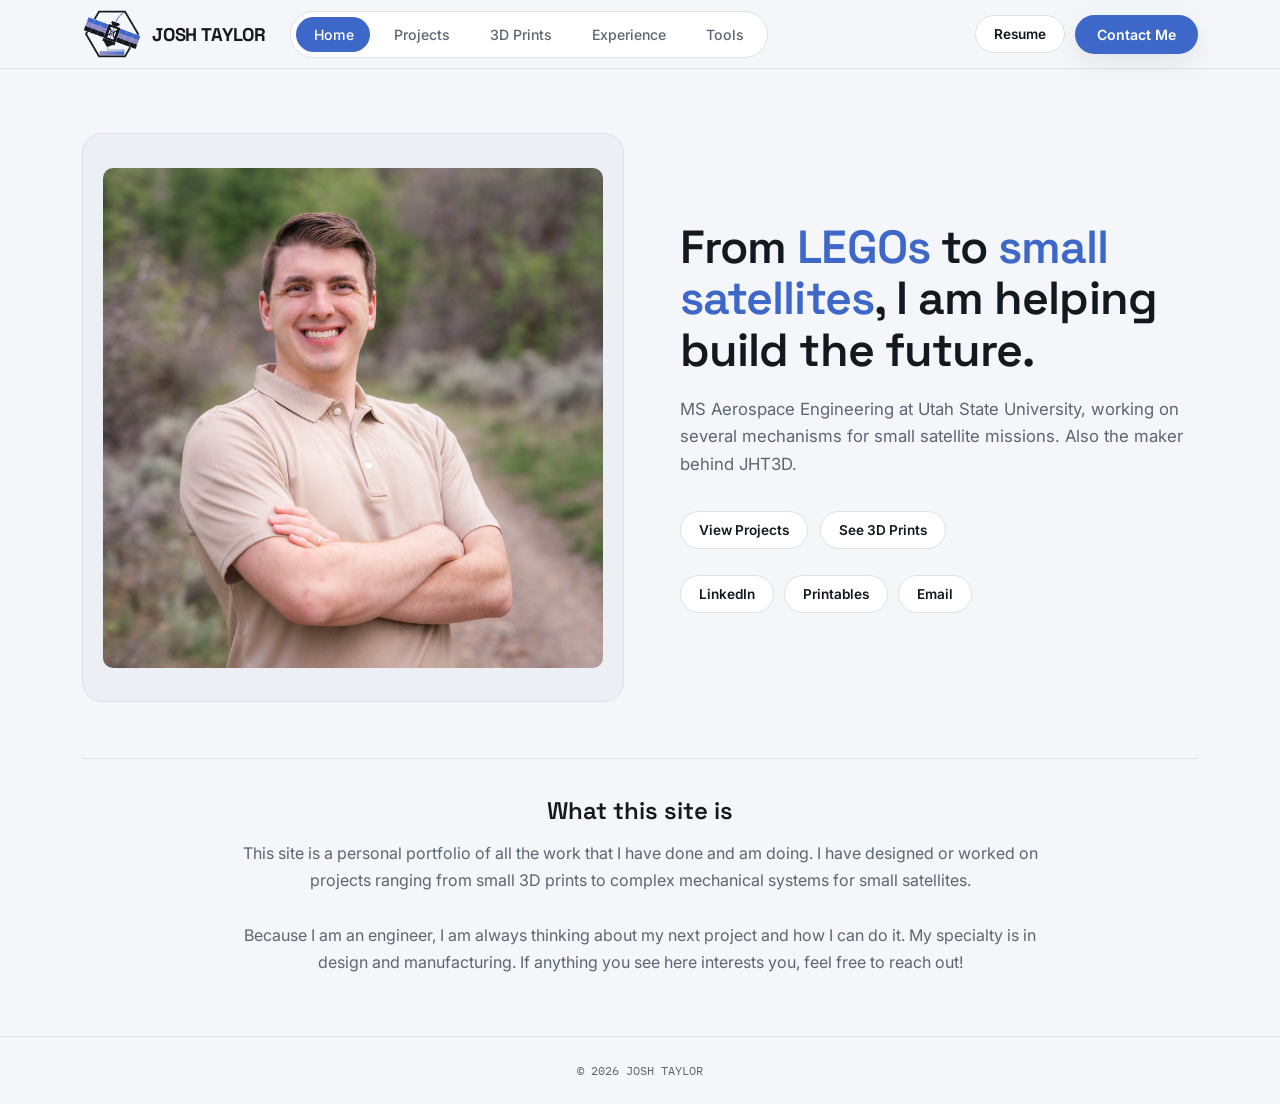
<file: index.html>
<!DOCTYPE html>
<html lang="en">
<head>
<meta charset="UTF-8">
<meta name="viewport" content="width=device-width, initial-scale=1.0">
<title>Josh Taylor's Portfolio</title>
<link rel="preconnect" href="https://fonts.googleapis.com">
<link href="https://fonts.googleapis.com/css2?family=Space+Grotesk:wght@400;500;600;700&family=Inter:wght@400;500;600&family=IBM+Plex+Mono:wght@400;500&display=swap" rel="stylesheet">
<link rel="stylesheet" href="styles.css">
</head>
<body>

<header>
  <nav>
    <div class="nav-left">
      <div class="logo"><img src="taylorspace_logo.png" width="60"> JOSH TAYLOR</div>
      <div class="navlinks" id="navlinks">
        <div class="nav-indicator" id="navIndicator"></div>
        <button data-tab="home" class="active">Home</button>
        <button data-tab="projects">Projects</button>
        <button data-tab="prints">3D Prints</button>
        <button data-tab="experience">Experience</button>
        <button data-tab="tools">Tools</button>
      </div>
    </div>
    <div class="nav-right">
      <a class="btn btn-social" href="Resume_Josh_Taylor.pdf" target="_blank" title="Josh Taylor's Resume">Resume</a>
      <button class="btn btn-primary" data-tab="contact">Contact Me</button>
    </div>
  </nav>
</header>

<main>
  <section class="panel active" id="panel-home">
    <div class="hero">
      <div class="hero-photo"><img src="square_headshot.jpg" alt="Josh Taylor" width="500" style="border-radius: 10px;"></div>
      <div>
        <h1>From <span>LEGOs</span> to <span>small satellites</span>, I am helping build the future.</h1>
        <p class="lede">MS Aerospace Engineering at Utah State University, working on several mechanisms for small satellite missions. Also the maker behind JHT3D.</p>
        <div class="hero-cta">
          <button class="btn btn-social" data-tab="projects">View Projects</button>
          <button class="btn btn-social" data-tab="prints">See 3D Prints</button>
        </div>
        <div class="social-row">
          <a class="btn btn-social" href="https://www.linkedin.com/in/josh-w-taylor/" target="_blank">LinkedIn</a>
          <a class="btn btn-social" href="https://www.printables.com/@JHT3D" target="_blank">Printables</a>
          <a class="btn btn-social" href="mailto:joshtaylor103@gmail.com">Email</a>
        </div>
      </div>
    </div>

    <div class="overview-strip">
      <h2>What this site is</h2>
      <p>This site is a personal portfolio of all the work that I have done and am doing. I have designed or worked on projects ranging from small 3D prints to complex mechanical systems for small satellites. <br><br>  Because I am an engineer, I am always thinking about my next project and how I can do it. My specialty is in design and manufacturing. If anything you see here interests you, feel free to reach out!</p>
    </div>
  </section>

  <section class="panel" id="panel-projects">
    <div class="section-head"><h2>Projects</h2></div>
    <p class="section-sub">Flight hardware, papers, and personal builds. Placeholder cards — real content comes next round.</p>
    <div class="grid">
      <div class="card">
        <div class="tag">CubeSat · Flight Hardware</div>
        <h3>Hinge &amp; HDRM Assembly</h3>
        <p>SmallSat 2026 finalist paper — deployable probe mechanism for small satellites.</p>
        <button class="btn btn-ghost btn-sm" data-detail="hdrm">Learn more
          <svg viewBox="0 0 24 24" fill="none" stroke="currentColor" stroke-width="2"><path d="M5 12h14M13 5l7 7-7 7"/></svg>
        </button>
      </div>
      <div class="card">
        <div class="tag">CubeSat · ISS Deployed</div>
        <h3>Satellite</h3>
        <p>2022 — hands-on flight hardware contribution.</p>
        <button class="btn btn-ghost btn-sm" data-detail="hdrm">Learn more
          <svg viewBox="0 0 24 24" fill="none" stroke="currentColor" stroke-width="2"><path d="M5 12h14M13 5l7 7-7 7"/></svg>
        </button>
      </div>
      <div class="card">
        <div class="tag">CubeSat · Launched 2025</div>
        <h3>Satellite</h3>
        <p>Deployment detection &amp; hardware integration.</p>
        <button class="btn btn-ghost btn-sm" data-detail="hdrm">Learn more
          <svg viewBox="0 0 24 24" fill="none" stroke="currentColor" stroke-width="2"><path d="M5 12h14M13 5l7 7-7 7"/></svg>
        </button>
      </div>
      <div class="card">
        <div class="tag">CubeSat · 2026</div>
        <h3>Satellite</h3>
        <p>Upcoming mission — placeholder summary.</p>
        <button class="btn btn-ghost btn-sm" data-detail="hdrm">Learn more
          <svg viewBox="0 0 24 24" fill="none" stroke="currentColor" stroke-width="2"><path d="M5 12h14M13 5l7 7-7 7"/></svg>
        </button>
      </div>
    </div>
  </section>

  <!-- Template for Experience:
  <section class="panel" id="panel-experience">
    <div class="section-head"><h2>Experience</h2></div>
    <p class="section-sub">Work and volunteer experience. Placeholder entries — real content comes next round.</p>

    <div class="exp-group">
      <h3>Work Experience</h3>
      <div class="exp-item">
        <div class="exp-top">
          <div>
            <div class="exp-role">Role Title</div>
            <div class="exp-org">Organization Name — Location</div>
          </div>
          <div class="exp-dates">Month Year – Present</div>
        </div>
        <p>Placeholder description of responsibilities and impact in this role.</p>
      </div>
      <div class="exp-item">
        <div class="exp-top">
          <div>
            <div class="exp-role">Role Title</div>
            <div class="exp-org">Organization Name — Location</div>
          </div>
          <div class="exp-dates">Month Year – Month Year</div>
        </div>
        <p>Placeholder description of responsibilities and impact in this role.</p>
      </div>
    </div>

    <div class="exp-group">
      <h3>Volunteer Experience</h3>
      <div class="exp-item">
        <div class="exp-top">
          <div>
            <div class="exp-role">Role Title</div>
            <div class="exp-org">Organization Name — Location</div>
          </div>
          <div class="exp-dates">Month Year – Present</div>
        </div>
        <p>Placeholder description of responsibilities and impact in this role.</p>
      </div>
      <div class="exp-item">
        <div class="exp-top">
          <div>
            <div class="exp-role">Role Title</div>
            <div class="exp-org">Organization Name — Location</div>
          </div>
          <div class="exp-dates">Month Year – Month Year</div>
        </div>
        <p>Placeholder description of responsibilities and impact in this role.</p>
      </div>
    </div>
  </section>
   -->

    <section class="panel" id="panel-experience">
    <div class="section-head"><h2>Experience</h2></div>
    <p class="section-sub">Work and volunteer experience from <a href="https://www.linkedin.com/in/josh-w-taylor/" target="_blank" style="color:#3D68C9">LinkedIn</a>.</p>

    <div class="exp-group">
      <h3>Work Experience</h3>

      <div class="exp-item current">
        <div class="exp-top">
          <div>
            <div class="exp-role">Graduate Research Assistant</div>
            <div class="exp-org">Utah State University — Logan, UT</div>
          </div>
          <div class="exp-dates">Aug 2025 – Present<span class="current-badge">Current</span></div>
        </div>
        <p>Develop mechanical systems for small satellites in partnership with outside government organizations, working across deployment mechanisms, propulsion, multi-axial controls, and satellite frames. Coordinate with a team of engineers to test each subsystem for repeatability and endurance within a set budget and timeline.</p>
      </div>

      <div class="exp-item">
        <div class="exp-top">
          <div>
            <div class="exp-role">Undergraduate Research Assistant</div>
            <div class="exp-org">Utah State University — Logan, UT</div>
          </div>
          <div class="exp-dates">Aug 2023 – Aug 2025</div>
        </div>
        <p>Developed mechanical systems for small satellites in partnership with outside government organizations, working across deployment mechanisms, propulsion, multi-axial controls, and satellite frames. Coordinated with a team of engineers to test each subsystem for repeatability and endurance within a set budget and timeline.</p>
      </div>

      <div class="exp-item">
        <div class="exp-top">
          <div>
            <div class="exp-role">Resident Assistant</div>
            <div class="exp-org">Utah State University — Logan, UT</div>
          </div>
          <div class="exp-dates">Jan 2022 – Jun 2025</div>
        </div>
        <p>Helped residents live comfortably on-campus, planning monthly community activities and interacting daily with residents to maintain a safe, trusted environment.</p>
      </div>

      <div class="exp-item">
        <div class="exp-top">
          <div>
            <div class="exp-role">Undergraduate Teaching Fellow</div>
            <div class="exp-org">College of Engineering, Utah State University — Logan, UT</div>
          </div>
          <div class="exp-dates">Aug 2022 – Aug 2023</div>
        </div>
        <p>Taught SolidWorks fundamentals to incoming students, deepening personal command of the software while learning how to run an effective classroom and collaborate on project needs with fellow instructors.</p>
      </div>

      <div class="exp-item">
        <div class="exp-top">
          <div>
            <div class="exp-role">Back Office Associate</div>
            <div class="exp-org">The Home Depot — Logan, UT</div>
          </div>
          <div class="exp-dates">Aug 2023 – Nov 2023</div>
        </div>
        <p>Counted and distributed all sale-transaction cash to cashiers before store opening each day, maintaining error-free accuracy under time pressure.</p>
      </div>

      <div class="exp-item">
        <div class="exp-top">
          <div>
            <div class="exp-role">Garden Associate</div>
            <div class="exp-org">The Home Depot — Logan, UT</div>
          </div>
          <div class="exp-dates">May 2023 – Aug 2023</div>
        </div>
        <p>Helped customers select products and kept the garden department stocked and organized. Earned forklift and electric ladder certifications.</p>
      </div>

      <div class="exp-item">
        <div class="exp-top">
          <div>
            <div class="exp-role">Production Team Member</div>
            <div class="exp-org">Xytronix Research &amp; Design — Nibley, UT</div>
          </div>
          <div class="exp-dates">Jul 2021 – Aug 2022</div>
        </div>
        <p>Prepared 100+ electronic boards daily for customers, covering soldering, programming, defect inspection, and operation of production machinery.</p>
      </div>

      <div class="exp-item">
        <div class="exp-top">
          <div>
            <div class="exp-role">Production Staff</div>
            <div class="exp-org">Expressions Vinyl — Shelley, ID</div>
          </div>
          <div class="exp-dates">Apr 2020 – Jun 2020</div>
        </div>
        <p>Started packing orders, then moved to assisting the vinyl printer operator — prepping machines, producing vinyl, and training others on machine operation and hand-cutting.</p>
      </div>

      <div class="exp-item">
        <div class="exp-top">
          <div>
            <div class="exp-role">Cashier</div>
            <div class="exp-org">Stoke's Marketplace — Preston, ID</div>
          </div>
          <div class="exp-dates">Jul 2018 – May 2019</div>
        </div>
        <p>Began as a bagger before moving to cashier, building customer-care and communication skills alongside money management and issue resolution.</p>
      </div>

      <div class="exp-item">
        <div class="exp-top">
          <div>
            <div class="exp-role">Sales Floor Team Member</div>
            <div class="exp-org">Deseret Industries — Preston, ID</div>
          </div>
          <div class="exp-dates">Mar 2018 – Jun 2018</div>
        </div>
        <p>Handled sales-floor cleaning, organizing, and customer service, later cross-trained as a cashier.</p>
      </div>

      <div class="exp-item">
        <div class="exp-top">
          <div>
            <div class="exp-role">Crew Member</div>
            <div class="exp-org">Wahooz Family Fun Zone — Meridian, ID</div>
          </div>
          <div class="exp-dates">Mar 2017 – Jul 2017</div>
        </div>
        <p>Operated attractions including laser tag, laser maze, arcade, ball pits, rides, and the ticket desk, interacting with hundreds of guests daily to keep the environment fun and safe.</p>
      </div>

      <div class="exp-item">
        <div class="exp-top">
          <div>
            <div class="exp-role">Co-Owner</div>
            <div class="exp-org">Taylor Boys Lawn Care — Kuna, ID</div>
          </div>
          <div class="exp-dates">May 2014 – Sep 2016</div>
        </div>
        <p>Co-founded a weekly lawn mowing business with family, growing it into a local service. Learned business upkeep and money management, and prioritized reduced pricing for less-fortunate families over maximizing sales.</p>
      </div>
    </div>

    <div class="exp-group">
      <h3>Volunteer Experience</h3>
      <div class="exp-item">
        <div class="exp-top">
          <div>
            <div class="exp-role">Volunteer, Religious Service Mission</div>
            <div class="exp-org">Buenos Aires, Argentina; Washington, DC</div>
          </div>
          <div class="exp-dates">Jun 2019 – May 2021</div>
        </div>
        <p>Worked 16-hour days, 7 days a week on service, teaching, and daily study. Learned and spoke fluent Spanish, trained other volunteers, and worked with a diverse range of individuals throughout.</p>
      </div>
      <div class="exp-item current">
        <div class="exp-top">
          <div>
            <div class="exp-role">Co-Owner, Organizer &amp; Volunteer — Luke's Loves Charity Organization</div>
            <div class="exp-org">Kuna, ID; Preston, ID; Logan, UT</div>
          </div>
          <div class="exp-dates">Nov 2010 – Present<span class="current-badge">Current</span></div>
        </div>
        <p>Organize blanket drives collecting 350+ blankets annually, donated to 15+ local institutions including hospitals, orphanages, relief centers, and homeless shelters.</p>
      </div>
    </div>
  </section>

  <section class="panel" id="panel-tools">
    <div class="section-head"><h2>Tools</h2></div>
    <p class="section-sub">Interactive tools I've built. Each opens as its own standalone app in a new tab.</p>
    <div class="grid">
      <div class="card">
        <div class="tag">Astrodynamics · Interactive</div>
        <h3>Orbit Plotter</h3>
        <p>Visualize and plot orbital trajectories. Placeholder description — real summary comes next round.</p>
        <a class="btn btn-ghost btn-sm" href="#" target="_blank">Open Tool
          <svg viewBox="0 0 24 24" fill="none" stroke="currentColor" stroke-width="2"><path d="M18 13v6a2 2 0 0 1-2 2H5a2 2 0 0 1-2-2V8a2 2 0 0 1 2-2h6M15 3h6v6M10 14 21 3"/></svg>
        </a>
      </div>
      <div class="card">
        <div class="tag">Reference · Interactive</div>
        <h3>Engineering Calculator</h3>
        <p>Searchable library of physics, engineering, and astrodynamics equations — each with an explanation and a working calculator.</p>
        <a class="btn btn-ghost btn-sm" href="calculator.html" target="_blank">Open Tool
          <svg viewBox="0 0 24 24" fill="none" stroke="currentColor" stroke-width="2"><path d="M18 13v6a2 2 0 0 1-2 2H5a2 2 0 0 1-2-2V8a2 2 0 0 1 2-2h6M15 3h6v6M10 14 21 3"/></svg>
        </a>
      </div>
    </div>
  </section>

  <!-- <section class="panel" id="panel-prints">
    <div class="section-head"><h2>3D Prints</h2></div>
    <p class="section-sub">Files and builds from JHT3D on <a href="https://www.printables.com/@JHT3D" style="color:#3D68C9">Printables</a>.</p>
    <div class="grid">
      <div class="card"><div class="tag">JHT3D - Decor</div><h3>Modern Low-Poly Christus</h3><p>A low-poly version of the Christus statue.</p>
        <button class="btn btn-ghost btn-sm" data-detail="print">Learn more
          <svg viewBox="0 0 24 24" fill="none" stroke="currentColor" stroke-width="2"><path d="M5 12h14M13 5l7 7-7 7"/></svg>
        </button>
      </div>
      <div class="card"><div class="tag">JHT3D - Decor</div><h3>Modern Low-Poly Chicken</h3><p>A low-poly chicken for the farmers that need a bit more modern in their life.</p>
        <button class="btn btn-ghost btn-sm" data-detail="print">Learn more
          <svg viewBox="0 0 24 24" fill="none" stroke="currentColor" stroke-width="2"><path d="M5 12h14M13 5l7 7-7 7"/></svg>
        </button>
      </div>
      <div class="card"><div class="tag">JHT3D - Decor</div><h3>Modern Low-Poly Cow</h3><p>A low-poly cow for farmers that need a bit more moo-dern in their life.</p>
        <button class="btn btn-ghost btn-sm" data-detail="print">Learn more
          <svg viewBox="0 0 24 24" fill="none" stroke="currentColor" stroke-width="2"><path d="M5 12h14M13 5l7 7-7 7"/></svg>
        </button>
      </div>
      <div class="card"><div class="tag">JHT3D - Tool</div><h3>Tie Buddy</h3><p>A helpful buddy for your tie!</p>
        <button class="btn btn-ghost btn-sm" data-detail="print">Learn more
          <svg viewBox="0 0 24 24" fill="none" stroke="currentColor" stroke-width="2"><path d="M5 12h14M13 5l7 7-7 7"/></svg>
        </button>
      </div>
      <div class="card"><div class="tag">JHT3D</div><h3>Print Name</h3><p>Short description of the design and print settings.</p>
        <button class="btn btn-ghost btn-sm" data-detail="print">Learn more
          <svg viewBox="0 0 24 24" fill="none" stroke="currentColor" stroke-width="2"><path d="M5 12h14M13 5l7 7-7 7"/></svg>
        </button>
      </div>
    </div>
  </section> -->

  <section class="panel" id="panel-prints">
    <div class="section-head"><h2>3D Prints</h2></div>
    <p class="section-sub">Files and builds from JHT3D on <a href="https://www.printables.com/@JHT3D" style="color:#3D68C9">Printables</a>.</p>
    <div class="grid">
      <div class="card">
        <div class="tag">JHT3D · Decor · Remix</div>
        <h3>Modern Low-Poly Cow</h3>
        <p>A low-poly cow for farmers that need a bit more moo-dern in their life.</p>
        <button class="btn btn-ghost btn-sm" data-detail="print-cow">Learn more
          <svg viewBox="0 0 24 24" fill="none" stroke="currentColor" stroke-width="2"><path d="M5 12h14M13 5l7 7-7 7"/></svg>
        </button>
      </div>
      <div class="card">
        <div class="tag">JHT3D · Decor · Remix</div>
        <h3>Modern Low-Poly Chicken</h3>
        <p>A low-poly chicken for the farmers that need a bit more modern in their life.</p>
        <button class="btn btn-ghost btn-sm" data-detail="print-chicken">Learn more
          <svg viewBox="0 0 24 24" fill="none" stroke="currentColor" stroke-width="2"><path d="M5 12h14M13 5l7 7-7 7"/></svg>
        </button>
      </div>
      <div class="card">
        <div class="tag">JHT3D · Decor · Original Design</div>
        <h3>Modern Low-Poly Christus</h3>
        <p>A low-poly reinterpretation of the Christus statue, printable support-free in single or dual color.</p>
        <button class="btn btn-ghost btn-sm" data-detail="print-christus">Learn more
          <svg viewBox="0 0 24 24" fill="none" stroke="currentColor" stroke-width="2"><path d="M5 12h14M13 5l7 7-7 7"/></svg>
        </button>
      </div>
      <div class="card">
        <div class="tag">JHT3D · Functional · Original Design</div>
        <h3>Tie Buddy</h3>
        <p>A thin TPU clip worn behind the shirt buttons that keeps a necktie in place against wind and movement.</p>
        <button class="btn btn-ghost btn-sm" data-detail="print-tie">Learn more
          <svg viewBox="0 0 24 24" fill="none" stroke="currentColor" stroke-width="2"><path d="M5 12h14M13 5l7 7-7 7"/></svg>
        </button>
      </div>
    </div>
  </section>


  <section class="panel" id="panel-contact">
    <div class="section-head"><h2>Contact</h2></div>
    <p class="section-sub">If you want to get in touch, feel free to reach out to me! <br> <br>
    You can email me at <b style="color:#3D68C9">joshtaylor103@gmail.com</b> or fill out the form below.</p>
    <div class="contact-box">
      <form id="contactForm">
        <div class="field"><label>Name</label><input type="text" id="cf-name" placeholder="Your name" required></div>
        <div class="field"><label>Email</label><input type="email" id="cf-email" placeholder="you@example.com" required></div>
        <div class="field"><label>Message</label><textarea id="cf-message" rows="4" placeholder="Say hello" required></textarea></div>
        <button type="submit" class="btn btn-primary" style="width:100%;">Send Message</button>
      </form>
    </div>
  </section>


  <section class="panel" id="panel-detail-hdrm">
    <div class="back-link" data-back="projects">
      <svg viewBox="0 0 24 24" fill="none" stroke="currentColor" stroke-width="2"><path d="M19 12H5M12 19l-7-7 7-7"/></svg>
      Back to Projects
    </div>
    <div class="detail-wrap">
      <div class="detail-left">
        <div class="tag">CubeSat · Flight Hardware · SmallSat 2026 Finalist</div>
        <h1>Hinge &amp; HDRM Assembly</h1>
        <p class="lede">Development and testing of a hinge and hold-down release mechanism assembly for small satellite deployable probes. Placeholder case-study copy — real write-up comes once content is finalized.</p>
        <div class="slideshow" data-slideshow>
          <div class="slide active">Image 1 placeholder</div>
          <div class="slide">Image 2 placeholder</div>
          <div class="slide">Image 3 placeholder</div>
          <button class="slide-arrow prev" data-slide-prev aria-label="Previous image">
            <svg viewBox="0 0 24 24" fill="none" stroke="currentColor" stroke-width="2"><path d="M15 18l-6-6 6-6"/></svg>
          </button>
          <button class="slide-arrow next" data-slide-next aria-label="Next image">
            <svg viewBox="0 0 24 24" fill="none" stroke="currentColor" stroke-width="2"><path d="M9 18l6-6-6-6"/></svg>
          </button>
          <div class="slide-dots"></div>
        </div>
      </div>
      <div class="detail-right">
        <div>
          <h3>Overview</h3>
          <p>Placeholder: the problem this mechanism solves, where it fits in the deployable probe system, and why it matters for the mission.</p>
        </div>
        <div>
          <h3>Approach</h3>
          <p>Placeholder: design iterations, material choices, testing methodology.</p>
        </div>
        <div>
          <h3>Result</h3>
          <p>Placeholder: outcomes, test data, lessons learned, current status.</p>
        </div>
        <div>
          <h3>Related</h3>
          <p>Placeholder: related missions, plus the link below to the full write-up.</p>
          <a class="btn btn-ghost btn-sm" href="#" target="_blank" style="margin-top:12px;" title="Opens in a new tab — nothing downloads automatically">
            View Full Paper
            <svg viewBox="0 0 24 24" fill="none" stroke="currentColor" stroke-width="2"><path d="M18 13v6a2 2 0 0 1-2 2H5a2 2 0 0 1-2-2V8a2 2 0 0 1 2-2h6M15 3h6v6M10 14 21 3"/></svg>
          </a>
        </div>
      </div>
    </div>
  </section>

  <!-- <section class="panel" id="panel-detail-print">
    <div class="back-link" data-back="prints">
      <svg viewBox="0 0 24 24" fill="none" stroke="currentColor" stroke-width="2"><path d="M19 12H5M12 19l-7-7 7-7"/></svg>
      Back to 3D Prints
    </div>
    <div class="detail-wrap">
      <div class="detail-left">
        <div class="tag">JHT3D</div>
        <h1>Print Name</h1>
        <p class="lede">Placeholder case-study copy for a 3D print listing — real write-up comes once content is finalized.</p>
        <div class="slideshow" data-slideshow>
          <div class="slide active">Image 1 placeholder</div>
          <div class="slide">Image 2 placeholder</div>
          <div class="slide">Image 3 placeholder</div>
          <button class="slide-arrow prev" data-slide-prev aria-label="Previous image">
            <svg viewBox="0 0 24 24" fill="none" stroke="currentColor" stroke-width="2"><path d="M15 18l-6-6 6-6"/></svg>
          </button>
          <button class="slide-arrow next" data-slide-next aria-label="Next image">
            <svg viewBox="0 0 24 24" fill="none" stroke="currentColor" stroke-width="2"><path d="M9 18l6-6-6-6"/></svg>
          </button>
          <div class="slide-dots"></div>
        </div>
      </div>
      <div class="detail-right">
        <div>
          <h3>Design Intent</h3>
          <p>Placeholder: what this design is for, why it was made, and what problem it solves.</p>
        </div>
        <div>
          <h3>Print Settings</h3>
          <p>Placeholder: material, layer height, infill, supports, and any notable print tuning.</p>
        </div>
        <div>
          <h3>Files</h3>
          <p>Placeholder: link out to the downloadable STL/3MF files or the Printables listing.</p>
        </div>
        <div>
          <h3>Notes</h3>
          <p>Placeholder: iteration history, known issues, or tips for anyone printing it themselves.</p>
        </div>
      </div>
    </div>
  </section> -->

  <section class="panel" id="panel-detail-print-cow">
    <div class="back-link" data-back="prints">
      <svg viewBox="0 0 24 24" fill="none" stroke="currentColor" stroke-width="2"><path d="M19 12H5M12 19l-7-7 7-7"/></svg>
      Back to 3D Prints
    </div>
    <div class="detail-wrap">
      <div class="detail-left">
        <div class="tag">JHT3D · Decor · Remix</div>
        <h1>Modern Low-Poly Cow</h1>
        <p class="lede">A low-poly cow decoration designed to print without supports — left unpainted so every one can be finished to match a different real-life cow.</p>
        <div class="slideshow" data-slideshow>
          <div class="slide active">Image 1 placeholder</div>
          <div class="slide">Image 2 placeholder</div>
          <div class="slide">Image 3 placeholder</div>
          <div class="slide">Image 4 placeholder</div>
          <div class="slide">Image 5 placeholder</div>
          <div class="slide">Image 6 placeholder</div>
          <div class="slide">Image 7 placeholder</div>
          <button class="slide-arrow prev" data-slide-prev aria-label="Previous image">
            <svg viewBox="0 0 24 24" fill="none" stroke="currentColor" stroke-width="2"><path d="M15 18l-6-6 6-6"/></svg>
          </button>
          <button class="slide-arrow next" data-slide-next aria-label="Next image">
            <svg viewBox="0 0 24 24" fill="none" stroke="currentColor" stroke-width="2"><path d="M9 18l6-6-6-6"/></svg>
          </button>
          <div class="slide-dots"></div>
        </div>
      </div>
      <div class="detail-right">
        <div>
          <h3>Design Intent</h3>
          <p>Made as a companion piece to the low-poly chicken below, after a family member wanted more farm-themed decor. Most cow models online are posed standing, which prints poorly without supports — this one is based on a seated reference model that already avoided that problem, then reworked into a low-poly style.</p>
        </div>
        <div>
          <h3>Print Settings</h3>
          <p>Printed at 100% scale with 2 walls and 5% cubic infill — light settings suited to a display piece rather than something load-bearing. Fine to increase wall count or infill for a heavier feel.</p>
        </div>
        <div>
          <h3>Files</h3>
          <p>Free to download on Printables — STL file, no supports required.</p>
          <a class="btn btn-ghost btn-sm" href="https://www.printables.com/model/1600491-modern-low-poly-cow" target="_blank" style="margin-top:12px;">
            View on Printables
            <svg viewBox="0 0 24 24" fill="none" stroke="currentColor" stroke-width="2"><path d="M5 12h14M13 5l7 7-7 7"/></svg>
          </a>
        </div>
        <div>
          <h3>Notes</h3>
          <p>Left unpainted on purpose — every cow's markings are different, so the model is meant to be painted in-slicer or by hand to match whatever look you're going for.</p>
        </div>
      </div>
    </div>
  </section>
 
  <section class="panel" id="panel-detail-print-chicken">
    <div class="back-link" data-back="prints">
      <svg viewBox="0 0 24 24" fill="none" stroke="currentColor" stroke-width="2"><path d="M19 12H5M12 19l-7-7 7-7"/></svg>
      Back to 3D Prints
    </div>
    <div class="detail-wrap">
      <div class="detail-left">
        <div class="tag">JHT3D · Decor · Remix</div>
        <h1>Modern Low-Poly Chicken</h1>
        <p class="lede">A support-free, low-poly chicken decoration with a two-color comb and wattle for straightforward multicolor printing.</p>
        <div class="slideshow" data-slideshow>
          <div class="slide active">Image 1 placeholder</div>
          <div class="slide">Image 2 placeholder</div>
          <div class="slide">Image 3 placeholder</div>
          <button class="slide-arrow prev" data-slide-prev aria-label="Previous image">
            <svg viewBox="0 0 24 24" fill="none" stroke="currentColor" stroke-width="2"><path d="M15 18l-6-6 6-6"/></svg>
          </button>
          <button class="slide-arrow next" data-slide-next aria-label="Next image">
            <svg viewBox="0 0 24 24" fill="none" stroke="currentColor" stroke-width="2"><path d="M9 18l6-6-6-6"/></svg>
          </button>
          <div class="slide-dots"></div>
        </div>
      </div>
      <div class="detail-right">
        <div>
          <h3>Design Intent</h3>
          <p>Started as a search for chicken decor that didn't need supports or an awkward print orientation — most models online required one or the other. Reworked from a nesting-chicken reference model that already printed clean, adapted into a low-poly form.</p>
        </div>
        <div>
          <h3>Print Settings</h3>
          <p>Printed at 300% scale with 2 perimeters and 8% infill. The comb and wattle are separate color regions, easy to assign a second color to in-slicer for a two-tone print.</p>
        </div>
        <div>
          <h3>Files</h3>
          <p>Free to download on Printables — STL file, no supports required.</p>
          <a class="btn btn-ghost btn-sm" href="https://www.printables.com/model/1422828-modern-low-poly-chicken" target="_blank" style="margin-top:12px;">
            View on Printables
            <svg viewBox="0 0 24 24" fill="none" stroke="currentColor" stroke-width="2"><path d="M5 12h14M13 5l7 7-7 7"/></svg>
          </a>
        </div>
        <div>
          <h3>Notes</h3>
          <p>No supports needed at any tested scale — one of the more consistently easy prints in the lineup.</p>
        </div>
      </div>
    </div>
  </section>
 
  <section class="panel" id="panel-detail-print-christus">
    <div class="back-link" data-back="prints">
      <svg viewBox="0 0 24 24" fill="none" stroke="currentColor" stroke-width="2"><path d="M19 12H5M12 19l-7-7 7-7"/></svg>
      Back to 3D Prints
    </div>
    <div class="detail-wrap">
      <div class="detail-left">
        <div class="tag">JHT3D · Decor · Original Design</div>
        <h1>Modern Low-Poly Christus</h1>
        <p class="lede">A low-poly reinterpretation of the Christus statue, designed to print without supports in single or dual color. Selected as an entry in Printables' Easter 2024 contest.</p>
        <div class="slideshow" data-slideshow>
          <div class="slide active">Image 1 placeholder</div>
          <div class="slide">Image 2 placeholder</div>
          <div class="slide">Image 3 placeholder</div>
          <div class="slide">Image 4 placeholder</div>
          <div class="slide">Image 5 placeholder</div>
          <div class="slide">Image 6 placeholder</div>
          <div class="slide">Image 7 placeholder</div>
          <div class="slide">Image 8 placeholder</div>
          <button class="slide-arrow prev" data-slide-prev aria-label="Previous image">
            <svg viewBox="0 0 24 24" fill="none" stroke="currentColor" stroke-width="2"><path d="M15 18l-6-6 6-6"/></svg>
          </button>
          <button class="slide-arrow next" data-slide-next aria-label="Next image">
            <svg viewBox="0 0 24 24" fill="none" stroke="currentColor" stroke-width="2"><path d="M9 18l6-6-6-6"/></svg>
          </button>
          <div class="slide-dots"></div>
        </div>
      </div>
      <div class="detail-right">
        <div>
          <h3>Design Intent</h3>
          <p>Reimagines the traditionally all-white Christus statue with color — the robes finished in red, a detail drawn from imagery in the Book of Isaiah. Meant as a modern take on a classic piece rather than a straight replica.</p>
        </div>
        <div>
          <h3>Print Settings</h3>
          <p>Printed at three sizes — 4", 6", and 8" — with a slower outer-layer speed for a cleaner surface finish. Small dual-color prints can blob on undercalibrated printers and may need light post-processing.</p>
        </div>
        <div>
          <h3>Files</h3>
          <p>Free to download on Printables — STL file, no supports required.</p>
          <a class="btn btn-ghost btn-sm" href="https://www.printables.com/model/807648-modern-low-poly-christus" target="_blank" style="margin-top:12px;">
            View on Printables
            <svg viewBox="0 0 24 24" fill="none" stroke="currentColor" stroke-width="2"><path d="M5 12h14M13 5l7 7-7 7"/></svg>
          </a>
        </div>
        <div>
          <h3>Notes</h3>
          <p>Currently uploaded as a single full model; a pre-split version for slicers without native painting support is planned.</p>
        </div>
      </div>
    </div>
  </section>
 
  <section class="panel" id="panel-detail-print-tie">
    <div class="back-link" data-back="prints">
      <svg viewBox="0 0 24 24" fill="none" stroke="currentColor" stroke-width="2"><path d="M19 12H5M12 19l-7-7 7-7"/></svg>
      Back to 3D Prints
    </div>
    <div class="detail-wrap">
      <div class="detail-left">
        <div class="tag">JHT3D · Functional · Original Design</div>
        <h1>Tie Buddy</h1>
        <p class="lede">A thin TPU clip worn behind the shirt buttons that keeps a necktie in place against wind and movement.</p>
        <div class="slideshow" data-slideshow>
          <div class="slide active">Image 1 placeholder</div>
          <div class="slide">Image 2 placeholder</div>
          <div class="slide">Image 3 placeholder</div>
          <div class="slide">Image 4 placeholder</div>
          <button class="slide-arrow prev" data-slide-prev aria-label="Previous image">
            <svg viewBox="0 0 24 24" fill="none" stroke="currentColor" stroke-width="2"><path d="M15 18l-6-6 6-6"/></svg>
          </button>
          <button class="slide-arrow next" data-slide-next aria-label="Next image">
            <svg viewBox="0 0 24 24" fill="none" stroke="currentColor" stroke-width="2"><path d="M9 18l6-6-6-6"/></svg>
          </button>
          <div class="slide-dots"></div>
        </div>
      </div>
      <div class="detail-right">
        <div>
          <h3>Design Intent</h3>
          <p>Built to replace store-bought silicone tie clips that deformed and wore out quickly. Sized to fit most dress shirts — works down to about 2.7 in / 67 mm between buttons, with 3.6 in / 91 mm as the max spacing before the fit gets loose.</p>
        </div>
        <div>
          <h3>Print Settings</h3>
          <p>Printed in TPU for flexibility and durability. The part is only about 1 mm thick, so it sits invisibly under a shirt without adding bulk — and thin enough that a lot fit on one print bed at once.</p>
        </div>
        <div>
          <h3>Files</h3>
          <p>Free to download on Printables — STL file.</p>
          <a class="btn btn-ghost btn-sm" href="https://www.printables.com/model/658463-tie-buddy" target="_blank" style="margin-top:12px;">
            View on Printables
            <svg viewBox="0 0 24 24" fill="none" stroke="currentColor" stroke-width="2"><path d="M5 12h14M13 5l7 7-7 7"/></svg>
          </a>
        </div>
        <div>
          <h3>Notes</h3>
          <p>Quick to batch-print given how thin it is — makes an easy gift for anyone who wears a tie regularly.</p>
        </div>
      </div>
    </div>
  </section>

</main>

<footer>© 2026 JOSH TAYLOR</footer>

<script src="script.js"></script>
</body>
</html>
</file>
<file: styles.css>
:root{
    --bg: #F4F6F9;
    --surface: #FFFFFF;
    --surface-2: #ECEFF4;
    --border: #DCE1E9;
    --text: #14181F;
    --text-muted: #5C6572;
    --accent: #3D68C9;
    --accent-soft: #5C7FD9;
    --pastel: #8E8AC9;
    --shadow: 0 8px 24px rgba(20,24,31,0.08);
  }
  *{margin:0;padding:0;box-sizing:border-box; -webkit-tap-highlight-color:transparent;}
  body{ background:var(--bg); color:var(--text); font-family:'Inter',sans-serif; min-height:100vh; overflow-x:hidden; }
  button, a{ outline:none; }
  button::-moz-focus-inner{ border:0; }
  .btn:focus-visible, .navlinks button:focus-visible, .back-link:focus-visible{
    box-shadow: 0 0 0 3px rgba(61,104,201,.35);
  }
  .btn-primary:focus-visible{ box-shadow: 0 0 0 3px rgba(61,104,201,.35), var(--shadow); }
  .mono{font-family:'IBM Plex Mono',monospace;}
  a{ color:inherit; text-decoration:none; }

  header{ position:sticky; top:0; z-index:50; background:var(--bg); border-bottom:1px solid var(--border); }
  nav{ max-width:1180px; margin:0 auto; display:flex; align-items:center; justify-content:space-between; padding:10px 32px; gap:24px; }
  .nav-left{ display:flex; align-items:center; gap:24px; min-width:0; }
  .nav-right{ display:flex; align-items:center; gap:10px; flex-shrink:0; }
  .logo{ display:flex; align-items:center; gap:10px; font-family:'Space Grotesk',sans-serif; font-weight:700; font-size:1.15rem; letter-spacing:-0.01em; white-space:nowrap; flex-shrink:0; }
  .logo-mark{ width:20px; height:20px; border-radius:5px; background: linear-gradient(135deg, var(--accent), var(--pastel)); flex-shrink:0; }
  .navlinks{ display:flex; align-items:center; gap:4px; background:var(--surface); border:1px solid var(--border); border-radius:999px; padding:5px; position:relative; flex-shrink:0; }
  .navlinks button{ position:relative; z-index:2; background:none; border:none; color:var(--text-muted); font-family:'Inter',sans-serif; font-weight:500; font-size:.88rem; padding:9px 18px; border-radius:999px; cursor:pointer; transition:color .3s ease; white-space:nowrap; }
  .navlinks button:hover:not(.active){ color:var(--accent); }
  .navlinks button.active{ color:#fff; }
  .nav-indicator{ position:absolute; top:5px; left:5px; height:calc(100% - 10px); background:var(--accent); border-radius:999px; z-index:1; transition: transform .4s cubic-bezier(.65,0,.35,1), width .4s cubic-bezier(.65,0,.35,1); }

  .right-controls{ display:flex; align-items:center; gap:10px; }

  .btn{ font-family:'Inter',sans-serif; font-weight:600; font-size:.88rem; border-radius:999px; cursor:pointer; transition: transform .25s ease, box-shadow .25s ease, background .25s ease, border-color .25s ease; display:inline-flex; align-items:center; justify-content:center; gap:8px; padding:11px 22px; border:none; }
  .btn-primary{ background:var(--accent); color:#fff; box-shadow:var(--shadow); }
  .btn-primary:hover{ transform: translateY(-2px); }
  .btn-ghost{ background:transparent; border:1px solid var(--border); color:var(--text); }
  .btn-ghost:hover{ border-color:var(--accent); }
  .btn-social{ background:var(--surface); border:1px solid var(--border); color:var(--text); font-size:.85rem; padding:10px 18px; }
  .btn-social:hover{ border-color:var(--accent); transform: translateY(-2px); }
  .btn-sm{ padding:8px 16px; font-size:.82rem; }

  main{ max-width:1180px; margin:0 auto; padding:64px 32px 60px; min-height:60vh; }
  .panel{ display:none; }
  .panel.active{ display:block; animation: fadein .4s ease; }
  @keyframes fadein{ 0%{ opacity:0; transform: translateY(10px);} 100%{ opacity:1; transform: translateY(0);} }

  .eyebrow{ font-family:'IBM Plex Mono',monospace; font-size:.78rem; color:var(--pastel); letter-spacing:.08em; text-transform:uppercase; display:flex; align-items:center; gap:10px; margin-bottom:22px; }
  .eyebrow::before{ content:""; width:26px; height:1px; background:var(--pastel); }

  .hero{ display:grid; grid-template-columns: 0.7fr 1.3fr; gap:56px; align-items:center; }
  h1{ font-family:'Space Grotesk',sans-serif; font-weight:600; font-size:2.9rem; line-height:1.1; letter-spacing:-0.02em; }
  h1 span{ color:var(--accent); }
  .lede{ font-size:1.05rem; color:var(--text-muted); max-width:540px; margin-top:20px; line-height:1.65; }
  .hero-cta{ display:flex; gap:12px; margin-top:32px; flex-wrap:wrap; }
  .social-row{ display:flex; gap:10px; margin-top:26px; flex-wrap:wrap; }
  .hero-photo{ width:100%; aspect-ratio: 1 / 1.05; border-radius:20px; background: var(--surface-2); border:1px solid var(--border); display:flex; align-items:center; justify-content:center; color:var(--text-muted); font-family:'IBM Plex Mono',monospace; font-size:.8rem; text-align:center; padding:20px; }

  .overview-strip{ margin-top:56px; padding-top:36px; border-top:1px solid var(--border); text-align:center; }
  .overview-strip h2{ font-family:'Space Grotesk',sans-serif; font-size:1.5rem; font-weight:600; margin-bottom:14px; }
  .overview-strip p{ color:var(--text-muted); max-width:800px; line-height:1.7; margin-left:auto; margin-right:auto; }

  .grid{ display:grid; grid-template-columns:repeat(auto-fit,minmax(260px,1fr)); gap:20px; margin-top:20px; }
  .card{ background:var(--surface); border:1px solid var(--border); border-radius:14px; padding:26px; transition: transform .3s ease, border-color .3s ease, box-shadow .3s ease; display:flex; flex-direction:column; }
  .card:hover{ transform: translateY(-4px); box-shadow:var(--shadow); }
  .card .tag{ font-family:'IBM Plex Mono',monospace; font-size:.7rem; color:var(--pastel); text-transform:uppercase; letter-spacing:.06em; }
  .card h3{ font-family:'Space Grotesk',sans-serif; font-size:1.15rem; margin:10px 0 8px; font-weight:600; }
  .card p{ color:var(--text-muted); font-size:.9rem; line-height:1.55; flex-grow:1; }
  .card .btn{ margin-top:18px; align-self:flex-start; }
  .card .btn svg{ width:14px; height:14px; transition: transform .2s ease; }
  .card .btn:hover svg{ transform: translateX(3px); }
  .btn svg{ width:14px; height:14px; flex-shrink:0; }

  .section-head{ display:flex; align-items:baseline; justify-content:space-between; margin-bottom:8px; }
  .section-head h2{ font-family:'Space Grotesk',sans-serif; font-size:2rem; font-weight:600; }
  .section-sub{ color:var(--text-muted); margin-bottom:36px; max-width:520px; }

  #panel-contact .section-head{ justify-content:center; }
  #panel-contact .section-sub{ margin-left:auto; margin-right:auto; text-align:center; }
  .contact-box{ max-width:520px; background:var(--surface); border:1px solid var(--border); border-radius:16px; padding:40px; margin:10px auto 0; }
  .field{ margin-bottom:18px; }
  .field label{ display:block; font-family:'IBM Plex Mono',monospace; font-size:.75rem; color:var(--text-muted); margin-bottom:6px; text-transform:uppercase; letter-spacing:.05em;}
  .field input, .field textarea{ width:100%; background:var(--surface-2); border:1px solid var(--border); border-radius:8px; padding:12px 14px; color:var(--text); font-family:'Inter',sans-serif; font-size:.92rem; transition: border-color .25s ease; }
  .field input:focus, .field textarea:focus{ outline:none; border-color:var(--accent); }

  /* ---- Project detail view ---- */
  .back-link{ display:inline-flex; align-items:center; gap:8px; color:var(--text-muted); font-size:.88rem; font-weight:500; margin-bottom:28px; cursor:pointer; }
  .back-link:hover{ color:var(--accent); }
  .back-link svg{ width:16px; height:16px; }
  .detail-wrap{ display:grid; grid-template-columns: 1fr 1fr; gap:56px; align-items:start; }
  .detail-left{ position:sticky; top:96px; }
  .detail-left .tag{ font-family:'IBM Plex Mono',monospace; font-size:.75rem; color:var(--pastel); text-transform:uppercase; letter-spacing:.06em; }
  .detail-left h1{ font-size:2rem; margin-top:10px; font-family:'Space Grotesk',sans-serif; font-weight:600; line-height:1.15; }
  .detail-left .lede{ margin-top:16px; }
  .slideshow{ position:relative; margin-top:32px; aspect-ratio:4/3; background:var(--surface-2); border:1px solid var(--border); border-radius:16px; overflow:hidden; }
  .slideshow .slide{ display:none; width:100%; height:100%; align-items:center; justify-content:center; color:var(--text-muted); font-family:'IBM Plex Mono',monospace; font-size:.8rem; text-align:center; padding:20px; }
  .slideshow .slide.active{ display:flex; }
  .slide-arrow{ position:absolute; top:50%; transform:translateY(-50%); width:36px; height:36px; border-radius:999px; background:var(--surface); border:1px solid var(--border); display:flex; align-items:center; justify-content:center; cursor:pointer; color:var(--text); transition: transform .2s ease, border-color .2s ease; }
  .slide-arrow:hover{ border-color:var(--accent); transform:translateY(-50%) translateY(-1px); }
  .slide-arrow svg{ width:16px; height:16px; }
  .slide-arrow.prev{ left:12px; }
  .slide-arrow.next{ right:12px; }
  .slide-dots{ position:absolute; bottom:14px; left:50%; transform:translateX(-50%); display:flex; gap:6px; }
  .slide-dots .dot{ width:6px; height:6px; border-radius:50%; background:var(--border); cursor:pointer; transition: background .2s ease; }
  .slide-dots .dot.active{ background:var(--accent); }
  .detail-right{ display:flex; flex-direction:column; gap:32px; }
  .detail-right h3{ font-family:'Space Grotesk',sans-serif; font-size:1.05rem; margin-bottom:10px; }
  .detail-right p{ color:var(--text-muted); font-size:.92rem; line-height:1.7; }

  .exp-group{ margin-bottom:48px; }
  .exp-group:last-child{ margin-bottom:0; }
  .exp-group h3{ font-family:'Space Grotesk',sans-serif; font-size:1.1rem; font-weight:600; margin-bottom:18px; display:flex; align-items:center; gap:10px; }
  .exp-group h3::before{ content:""; width:8px; height:8px; border-radius:50%; background:var(--accent); }
  .exp-item{ background:var(--surface); border:1px solid var(--border); border-radius:14px; padding:24px 26px; margin-bottom:14px; }
  .exp-item:last-child{ margin-bottom:0; }
  .exp-item.current{ border-left:3px solid var(--accent); }
  .current-badge{
    font-family:'IBM Plex Mono',monospace; font-size:.65rem; text-transform:uppercase; letter-spacing:.05em;
    background:rgba(61,104,201,.12); color:var(--accent); padding:3px 9px; border-radius:999px; margin-left:8px;
    vertical-align:middle;
  }
  .exp-top{ display:flex; align-items:baseline; justify-content:space-between; gap:16px; flex-wrap:wrap; }
  .exp-role{ font-family:'Space Grotesk',sans-serif; font-weight:600; font-size:1.02rem; }
  .exp-org{ color:var(--text-muted); font-size:.88rem; margin-top:2px; }
  .exp-dates{ font-family:'IBM Plex Mono',monospace; font-size:.75rem; color:var(--text-muted); white-space:nowrap; text-transform:uppercase; letter-spacing:.04em; }
  .exp-item p{ color:var(--text-muted); font-size:.9rem; line-height:1.6; margin-top:12px; }

  footer{ border-top:1px solid var(--border); padding:26px 32px; text-align:center; color:var(--text-muted); font-family:'IBM Plex Mono',monospace; font-size:.75rem; }

  @media (max-width:900px){
    .hero{ grid-template-columns:1fr; gap:36px; }
    .hero-photo{ max-width:280px; margin:0 auto; aspect-ratio:1/1; }
    h1{ font-size:2.2rem; }
    .detail-wrap{ grid-template-columns:1fr; gap:36px; }
    .detail-left{ position:static; }
  }
  @media (max-width:640px){
    nav{ flex-wrap:nowrap; overflow-x:auto; padding:16px 20px; gap:16px; -webkit-overflow-scrolling:touch; scrollbar-width:none; }
    nav::-webkit-scrollbar{ display:none; }
    .nav-left{ flex-shrink:0; }
    main{ padding:40px 20px 90px; }
    h1{ font-size:1.9rem; }
    .contact-box{ padding:26px; }
  }
</file>
